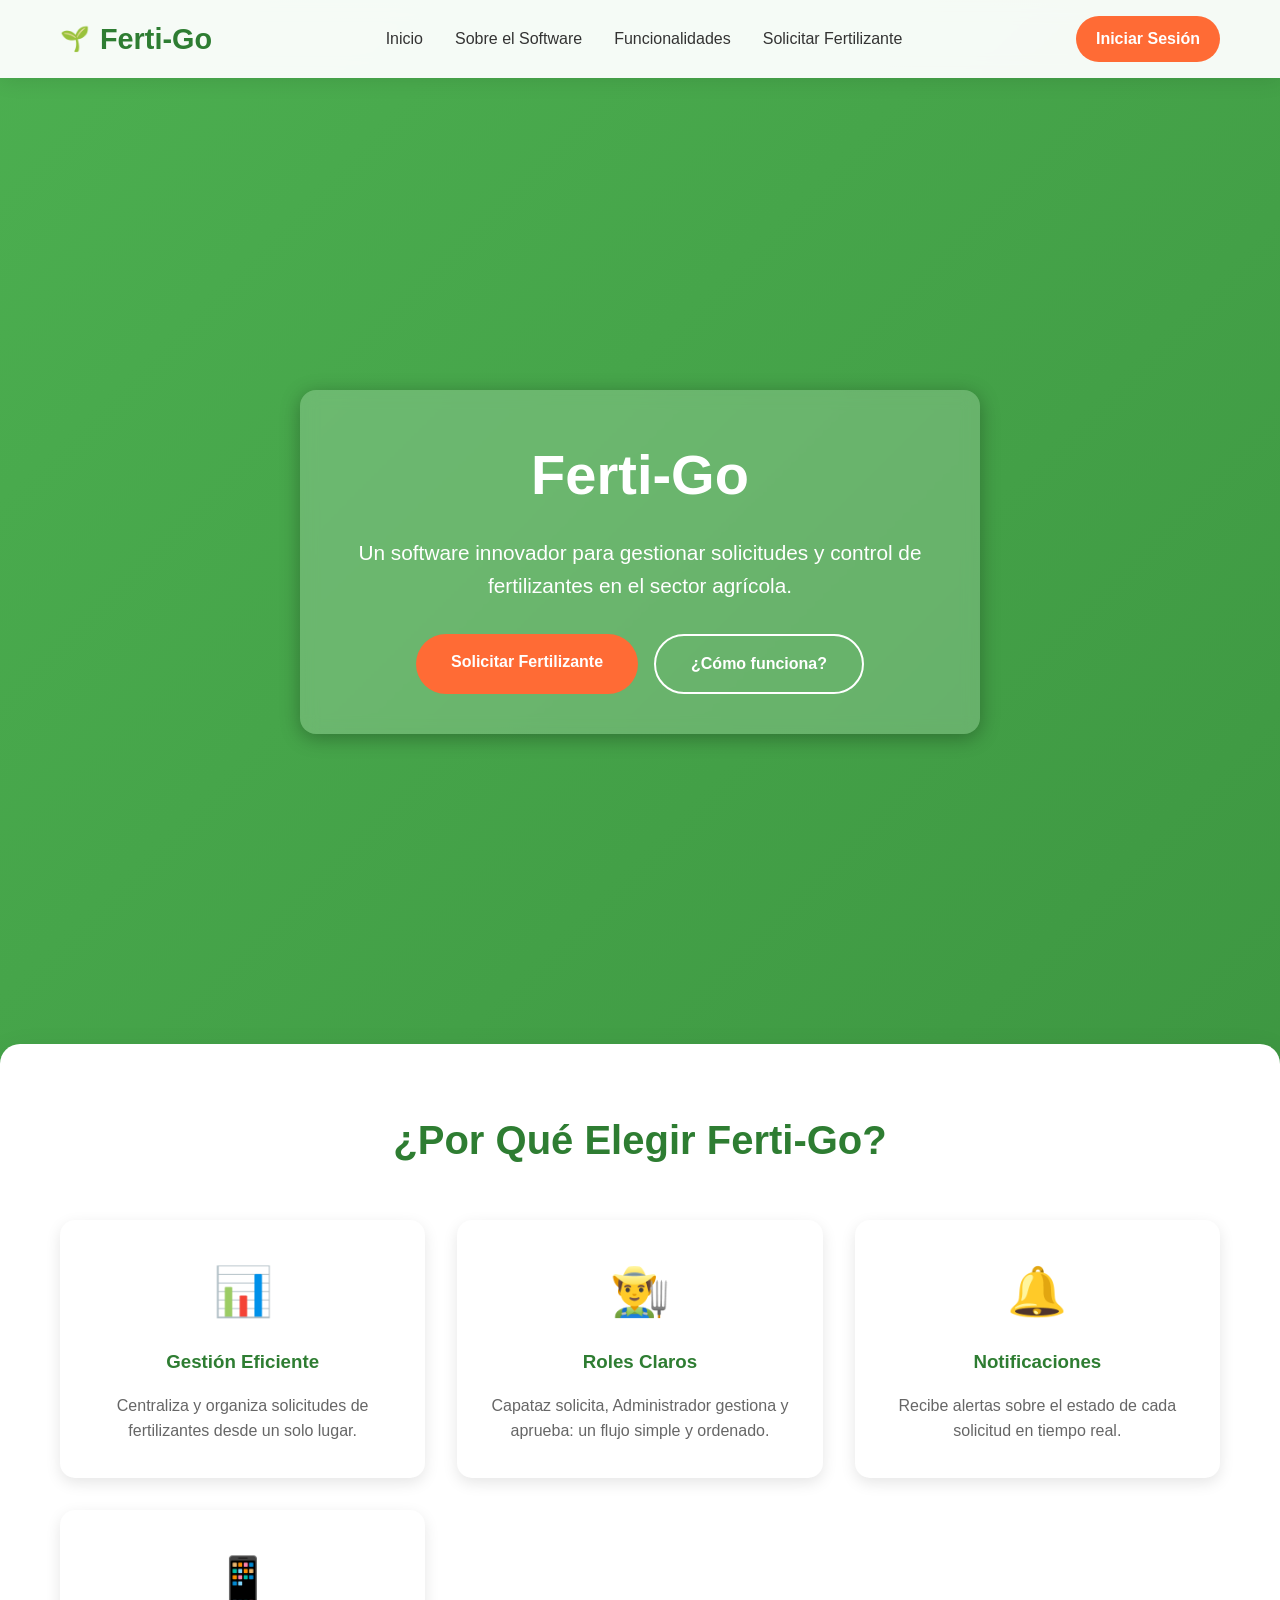
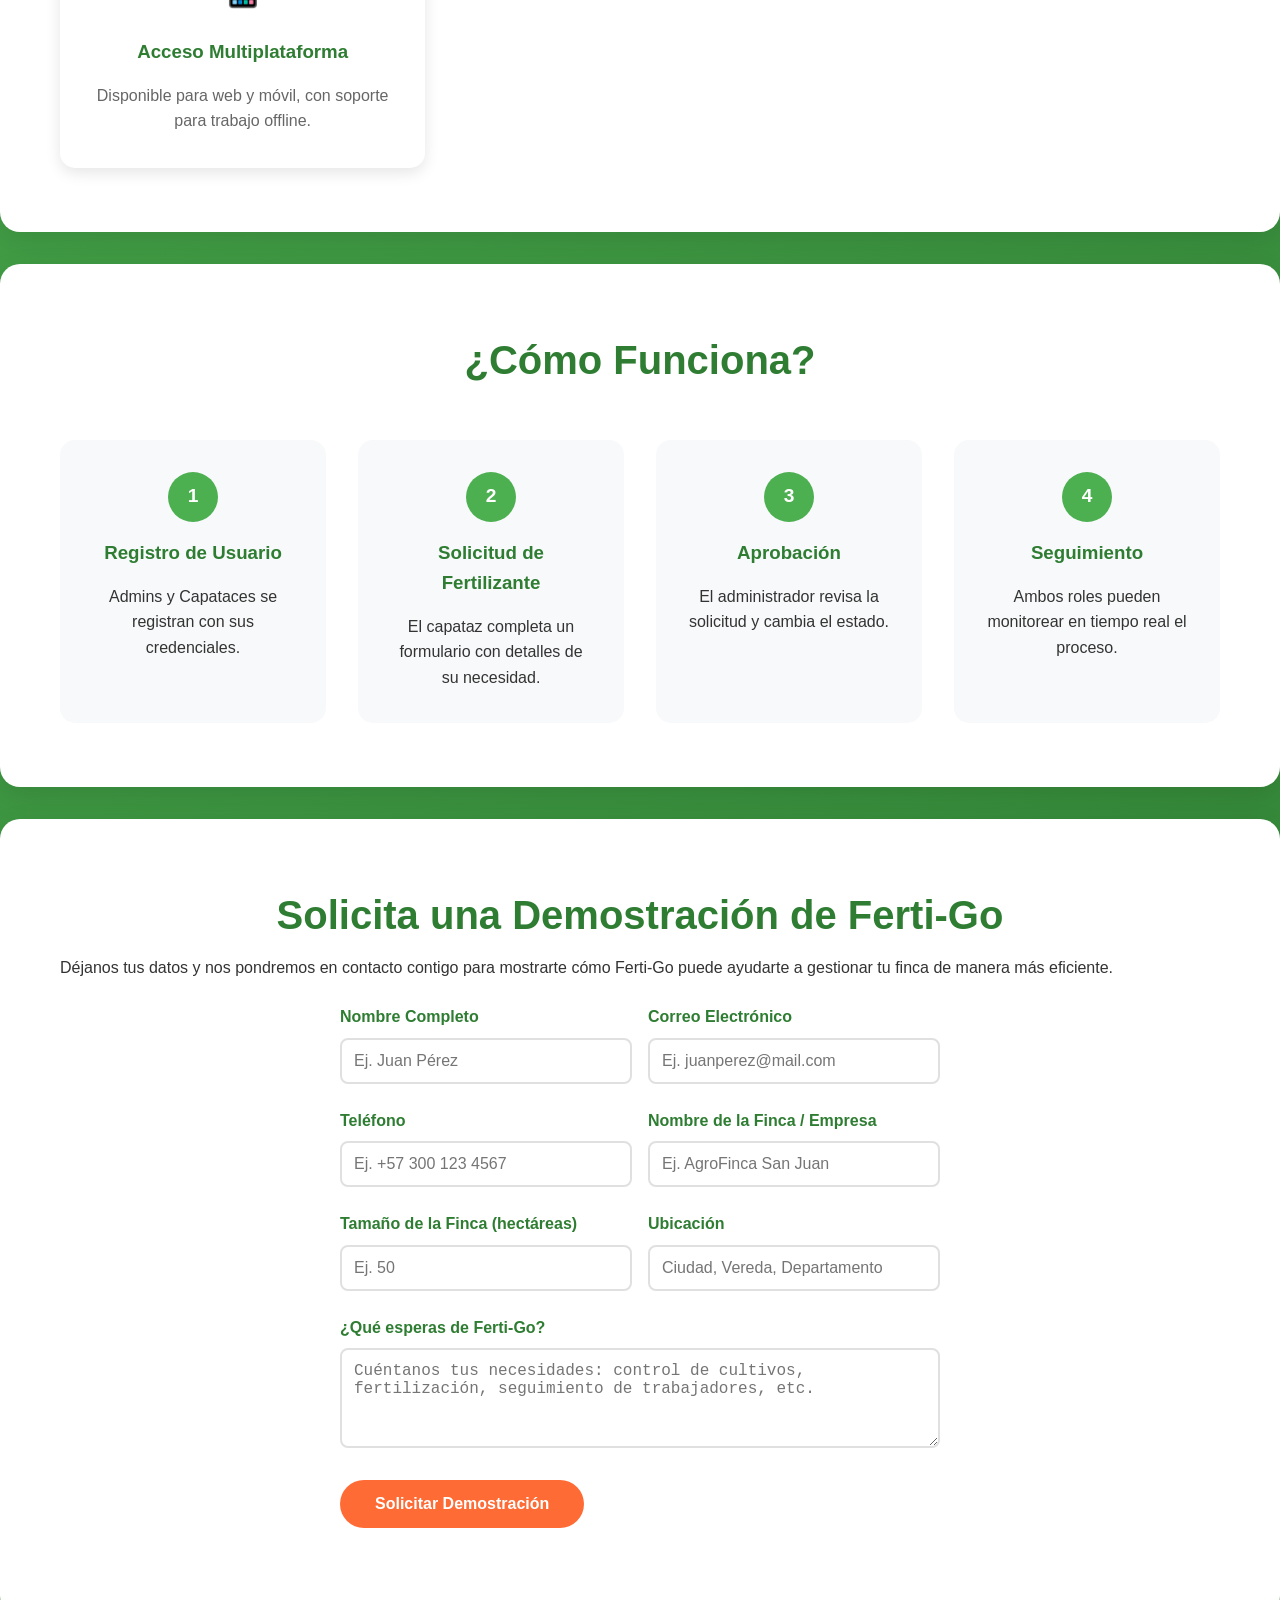
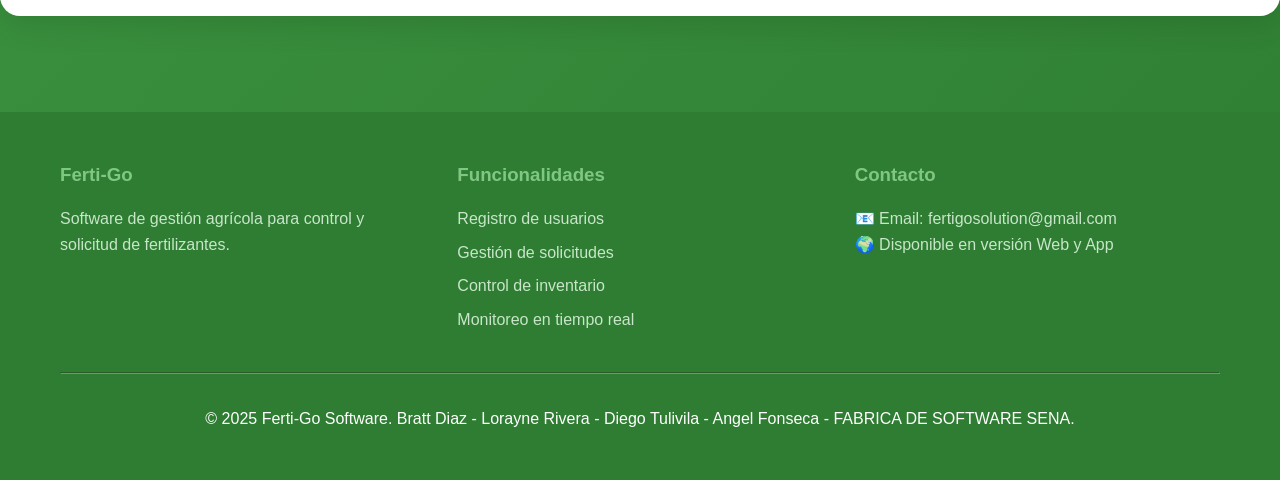
<file: src/main/resources/static/index.html>
<!DOCTYPE html>
<html lang="es">
<head>
  <meta charset="UTF-8">
  <meta name="viewport" content="width=device-width, initial-scale=1.0">
  <title>Ferti-Go - Software de Gestión Agrícola</title>
<link rel="stylesheet" href="styles.css">
</head>
<body>
  <header>
    <nav class="container"> 
      <div class="logo">Ferti-Go</div>
      <ul class="nav-links">
        <li><a href="#inicio">Inicio</a></li>
        <li><a href="#servicios">Sobre el Software</a></li>
        <li><a href="#como-funciona">Funcionalidades</a></li>
        <li><a href="#contacto">Solicitar Fertilizante</a></li>
      </ul>
      <div class="hamburger">
        <span></span>
        <span></span>
        <span></span>
      </div>
      <a href="login/Login.html" class="btn-login">Iniciar Sesión</a>
    </nav>
  </header>

  <!-- MAIN -->
  <main>
    <!-- HERO -->
    <section id="inicio" class="hero carousel-bg">
      <div class="container">
        <h1>Ferti-Go</h1>
        <p>Un software innovador para gestionar solicitudes y control de fertilizantes en el sector agrícola.</p>
        <div class="hero-buttons">
          <a href="#contacto" class="btn">Solicitar Fertilizante</a>
          <a href="#como-funciona" class="btn btn-secondary">¿Cómo funciona?</a>
        </div>
      </div>
    </section>

    <!-- FUNCIONALIDADES -->
    <section id="servicios" class="section">
      <div class="container">
        <h2>¿Por Qué Elegir Ferti-Go?</h2>
        <div class="cards">
          <div class="card">
            <div class="card-icon">📊</div>
            <h3>Gestión Eficiente</h3>
            <p>Centraliza y organiza solicitudes de fertilizantes desde un solo lugar.</p>
          </div>
          <div class="card">
            <div class="card-icon">👨‍🌾</div>
            <h3>Roles Claros</h3>
            <p>Capataz solicita, Administrador gestiona y aprueba: un flujo simple y ordenado.</p>
          </div>
          <div class="card">
            <div class="card-icon">🔔</div>
            <h3>Notificaciones</h3>
            <p>Recibe alertas sobre el estado de cada solicitud en tiempo real.</p>
          </div>
          <div class="card">
            <div class="card-icon">📱</div>
            <h3>Acceso Multiplataforma</h3>
            <p>Disponible para web y móvil, con soporte para trabajo offline.</p>
          </div>
        </div>
      </div>
    </section>

    <!-- PROCESO -->
    <section id="como-funciona" class="section">
      <div class="container">
        <h2>¿Cómo Funciona?</h2>
        <div class="steps">
          <div class="step">
            <div class="step-number">1</div>
            <h3>Registro de Usuario</h3>
            <p>Admins y Capataces se registran con sus credenciales.</p>
          </div>
          <div class="step">
            <div class="step-number">2</div>
            <h3>Solicitud de Fertilizante</h3>
            <p>El capataz completa un formulario con detalles de su necesidad.</p>
          </div>
          <div class="step">
            <div class="step-number">3</div>
            <h3>Aprobación</h3>
            <p>El administrador revisa la solicitud y cambia el estado.</p>
          </div>
          <div class="step">
            <div class="step-number">4</div>
            <h3>Seguimiento</h3>
            <p>Ambos roles pueden monitorear en tiempo real el proceso.</p>
          </div>
        </div>
      </div>
    </section>

   <!-- FORMULARIO DE CONTACTO -->
<section id="contacto" class="section">
  <div class="container">
    <h2>Solicita una Demostración de Ferti-Go</h2>
    <p>Déjanos tus datos y nos pondremos en contacto contigo para mostrarte cómo Ferti-Go puede ayudarte a gestionar tu finca de manera más eficiente.</p>
    <form class="contact-form" id="contactForm">
      <div class="form-row">
        <div class="form-group">
          <label for="nombre">Nombre Completo</label>
          <input type="text" id="nombre" name="nombre" placeholder="Ej. Juan Pérez" required>
        </div>
        <div class="form-group">
          <label for="email">Correo Electrónico</label>
          <input type="email" id="email" name="email" placeholder="Ej. juanperez@mail.com" required>
        </div>
      </div>
      
      <div class="form-row">
        <div class="form-group">
          <label for="telefono">Teléfono</label>
          <input type="tel" id="telefono" name="telefono" placeholder="Ej. +57 300 123 4567" required>
        </div>
        <div class="form-group">
          <label for="empresa">Nombre de la Finca / Empresa</label>
          <input type="text" id="empresa" name="empresa" placeholder="Ej. AgroFinca San Juan">
        </div>
      </div>
      
      <div class="form-row">
        <div class="form-group">
          <label for="tamanoFinca">Tamaño de la Finca (hectáreas)</label>
          <input type="number" id="tamanoFinca" name="tamanoFinca" placeholder="Ej. 50">
        </div>
        <div class="form-group">
          <label for="ubicacion">Ubicación</label>
          <input type="text" id="ubicacion" name="ubicacion" placeholder="Ciudad, Vereda, Departamento">
        </div>
      </div>
      
      <div class="form-group">
        <label for="mensaje">¿Qué esperas de Ferti-Go?</label>
        <textarea id="mensaje" name="mensaje" rows="4" placeholder="Cuéntanos tus necesidades: control de cultivos, fertilización, seguimiento de trabajadores, etc."></textarea>
      </div>
      
      <button type="submit" class="btn">Solicitar Demostración</button>
    </form>
  </div>
</section>
  </main>

  <!-- FOOTER -->
  <footer>
    <div class="container">
      <div class="footer-content">
        <div class="footer-section">
          <h3>Ferti-Go</h3>
          <p>Software de gestión agrícola para control y solicitud de fertilizantes.</p>
        </div>
        <div class="footer-section">
          <h3>Funcionalidades</h3>
          <ul>
            <li>Registro de usuarios</li>
            <li>Gestión de solicitudes</li>
            <li>Control de inventario</li>
            <li>Monitoreo en tiempo real</li>
          </ul>
        </div>
        <div class="footer-section">
          <h3>Contacto</h3>
          <p>📧 Email: fertigosolution@gmail.com</p>
          <p>🌍 Disponible en versión Web y App</p>
        </div>
      </div>
    <hr class="custom-hr">
      <p>&copy; 2025 Ferti-Go Software. Bratt Diaz - Lorayne Rivera - Diego Tulivila - Angel Fonseca - FABRICA DE SOFTWARE SENA.</p>
    </div>
  </footer>
<script src="script.js"></script>
</body>
</html>
</file>
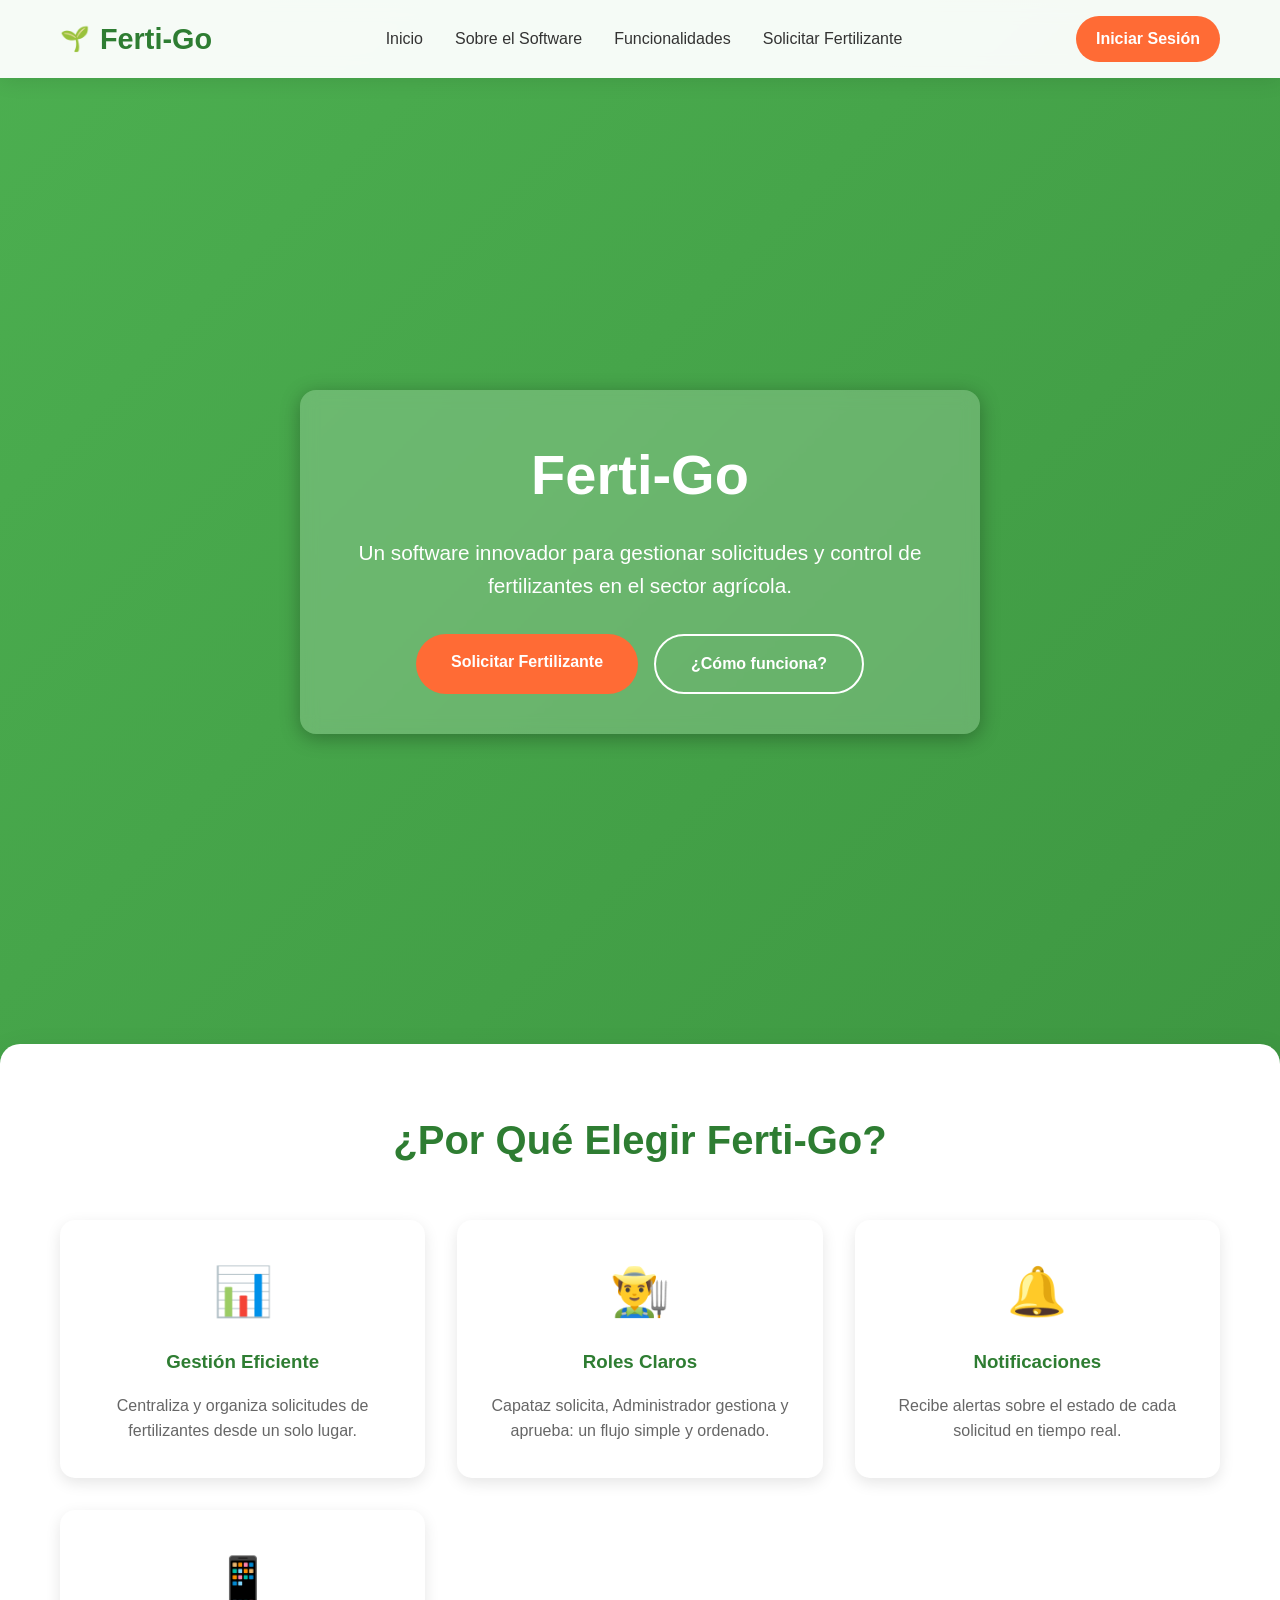
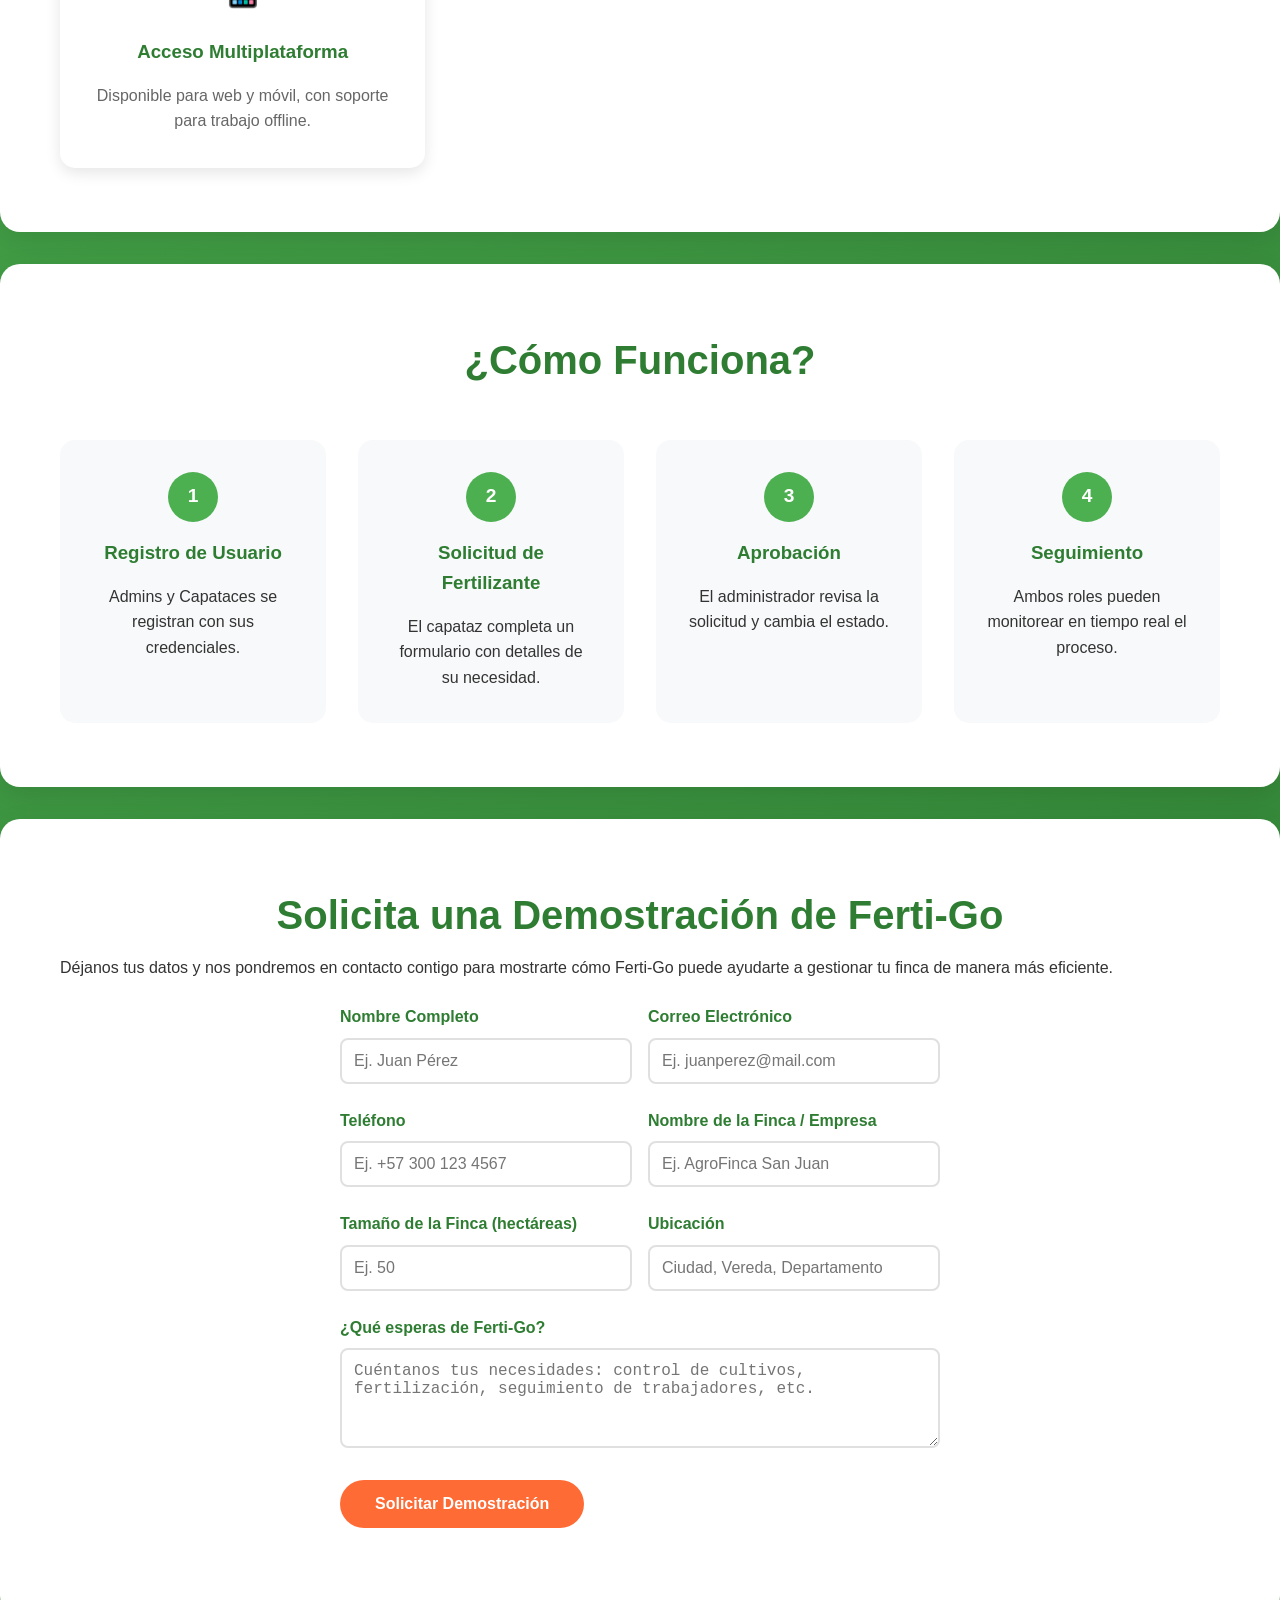
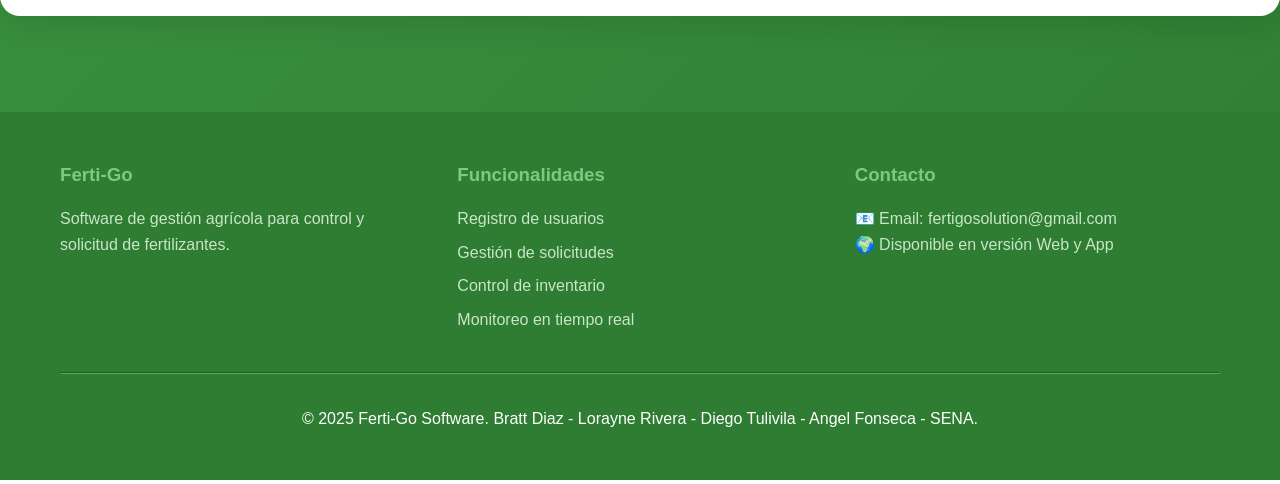
<file: src/main/resources/static/Inicio/Inicio.html>
<!DOCTYPE html>
<html lang="es">
<head>
  <meta charset="UTF-8">
  <meta name="viewport" content="width=device-width, initial-scale=1.0">
  <title>Ferti-Go - Software de Gestión Agrícola</title>
  <link rel="stylesheet" href="styles.css">
</head>
<body>
  <header>
    <nav class="container"> 
      <div class="logo">Ferti-Go</div>
      <ul class="nav-links">
        <li><a href="#inicio">Inicio</a></li>
        <li><a href="#servicios">Sobre el Software</a></li>
        <li><a href="#como-funciona">Funcionalidades</a></li>
        <li><a href="#contacto">Solicitar Fertilizante</a></li>
      </ul>
      <div class="hamburger">
        <span></span>
        <span></span>
        <span></span>
      </div>
      <a href="../login/Login.html" class="btn-login">Iniciar Sesión</a>
    </nav>
  </header>

  <!-- MAIN -->
  <main>
    <!-- HERO -->
    <section id="inicio" class="hero carousel-bg">
      <div class="container">
        <h1>Ferti-Go</h1>
        <p>Un software innovador para gestionar solicitudes y control de fertilizantes en el sector agrícola.</p>
        <div class="hero-buttons">
          <a href="#contacto" class="btn">Solicitar Fertilizante</a>
          <a href="#como-funciona" class="btn btn-secondary">¿Cómo funciona?</a>
        </div>
      </div>
    </section>

    <!-- FUNCIONALIDADES -->
    <section id="servicios" class="section">
      <div class="container">
        <h2>¿Por Qué Elegir Ferti-Go?</h2>
        <div class="cards">
          <div class="card">
            <div class="card-icon">📊</div>
            <h3>Gestión Eficiente</h3>
            <p>Centraliza y organiza solicitudes de fertilizantes desde un solo lugar.</p>
          </div>
          <div class="card">
            <div class="card-icon">👨‍🌾</div>
            <h3>Roles Claros</h3>
            <p>Capataz solicita, Administrador gestiona y aprueba: un flujo simple y ordenado.</p>
          </div>
          <div class="card">
            <div class="card-icon">🔔</div>
            <h3>Notificaciones</h3>
            <p>Recibe alertas sobre el estado de cada solicitud en tiempo real.</p>
          </div>
          <div class="card">
            <div class="card-icon">📱</div>
            <h3>Acceso Multiplataforma</h3>
            <p>Disponible para web y móvil, con soporte para trabajo offline.</p>
          </div>
        </div>
      </div>
    </section>

    <!-- PROCESO -->
    <section id="como-funciona" class="section">
      <div class="container">
        <h2>¿Cómo Funciona?</h2>
        <div class="steps">
          <div class="step">
            <div class="step-number">1</div>
            <h3>Registro de Usuario</h3>
            <p>Admins y Capataces se registran con sus credenciales.</p>
          </div>
          <div class="step">
            <div class="step-number">2</div>
            <h3>Solicitud de Fertilizante</h3>
            <p>El capataz completa un formulario con detalles de su necesidad.</p>
          </div>
          <div class="step">
            <div class="step-number">3</div>
            <h3>Aprobación</h3>
            <p>El administrador revisa la solicitud y cambia el estado.</p>
          </div>
          <div class="step">
            <div class="step-number">4</div>
            <h3>Seguimiento</h3>
            <p>Ambos roles pueden monitorear en tiempo real el proceso.</p>
          </div>
        </div>
      </div>
    </section>

   <!-- FORMULARIO DE CONTACTO -->
<section id="contacto" class="section">
  <div class="container">
    <h2>Solicita una Demostración de Ferti-Go</h2>
    <p>Déjanos tus datos y nos pondremos en contacto contigo para mostrarte cómo Ferti-Go puede ayudarte a gestionar tu finca de manera más eficiente.</p>
    <form class="contact-form" id="contactForm">
      <div class="form-row">
        <div class="form-group">
          <label for="nombre">Nombre Completo</label>
          <input type="text" id="nombre" name="nombre" placeholder="Ej. Juan Pérez" required>
        </div>
        <div class="form-group">
          <label for="email">Correo Electrónico</label>
          <input type="email" id="email" name="email" placeholder="Ej. juanperez@mail.com" required>
        </div>
      </div>
      
      <div class="form-row">
        <div class="form-group">
          <label for="telefono">Teléfono</label>
          <input type="tel" id="telefono" name="telefono" placeholder="Ej. +57 300 123 4567" required>
        </div>
        <div class="form-group">
          <label for="empresa">Nombre de la Finca / Empresa</label>
          <input type="text" id="empresa" name="empresa" placeholder="Ej. AgroFinca San Juan">
        </div>
      </div>
      
      <div class="form-row">
        <div class="form-group">
          <label for="tamanoFinca">Tamaño de la Finca (hectáreas)</label>
          <input type="number" id="tamanoFinca" name="tamanoFinca" placeholder="Ej. 50">
        </div>
        <div class="form-group">
          <label for="ubicacion">Ubicación</label>
          <input type="text" id="ubicacion" name="ubicacion" placeholder="Ciudad, Vereda, Departamento">
        </div>
      </div>
      
      <div class="form-group">
        <label for="mensaje">¿Qué esperas de Ferti-Go?</label>
        <textarea id="mensaje" name="mensaje" rows="4" placeholder="Cuéntanos tus necesidades: control de cultivos, fertilización, seguimiento de trabajadores, etc."></textarea>
      </div>
      
      <button type="submit" class="btn">Solicitar Demostración</button>
    </form>
  </div>
</section>
  </main>

  <!-- FOOTER -->
  <footer>
    <div class="container">
      <div class="footer-content">
        <div class="footer-section">
          <h3>Ferti-Go</h3>
          <p>Software de gestión agrícola para control y solicitud de fertilizantes.</p>
        </div>
        <div class="footer-section">
          <h3>Funcionalidades</h3>
          <ul>
            <li>Registro de usuarios</li>
            <li>Gestión de solicitudes</li>
            <li>Control de inventario</li>
            <li>Monitoreo en tiempo real</li>
          </ul>
        </div>
        <div class="footer-section">
          <h3>Contacto</h3>
          <p>📧 Email: fertigosolution@gmail.com</p>
          <p>🌍 Disponible en versión Web y App</p>
        </div>
      </div>
    <hr class="custom-hr">
      <p>&copy; 2025 Ferti-Go Software. Bratt Diaz - Lorayne Rivera - Diego Tulivila - Angel Fonseca - SENA.</p>
    </div>
  </footer>

  <script src="script.js"></script>
</body>
</html>
</file>
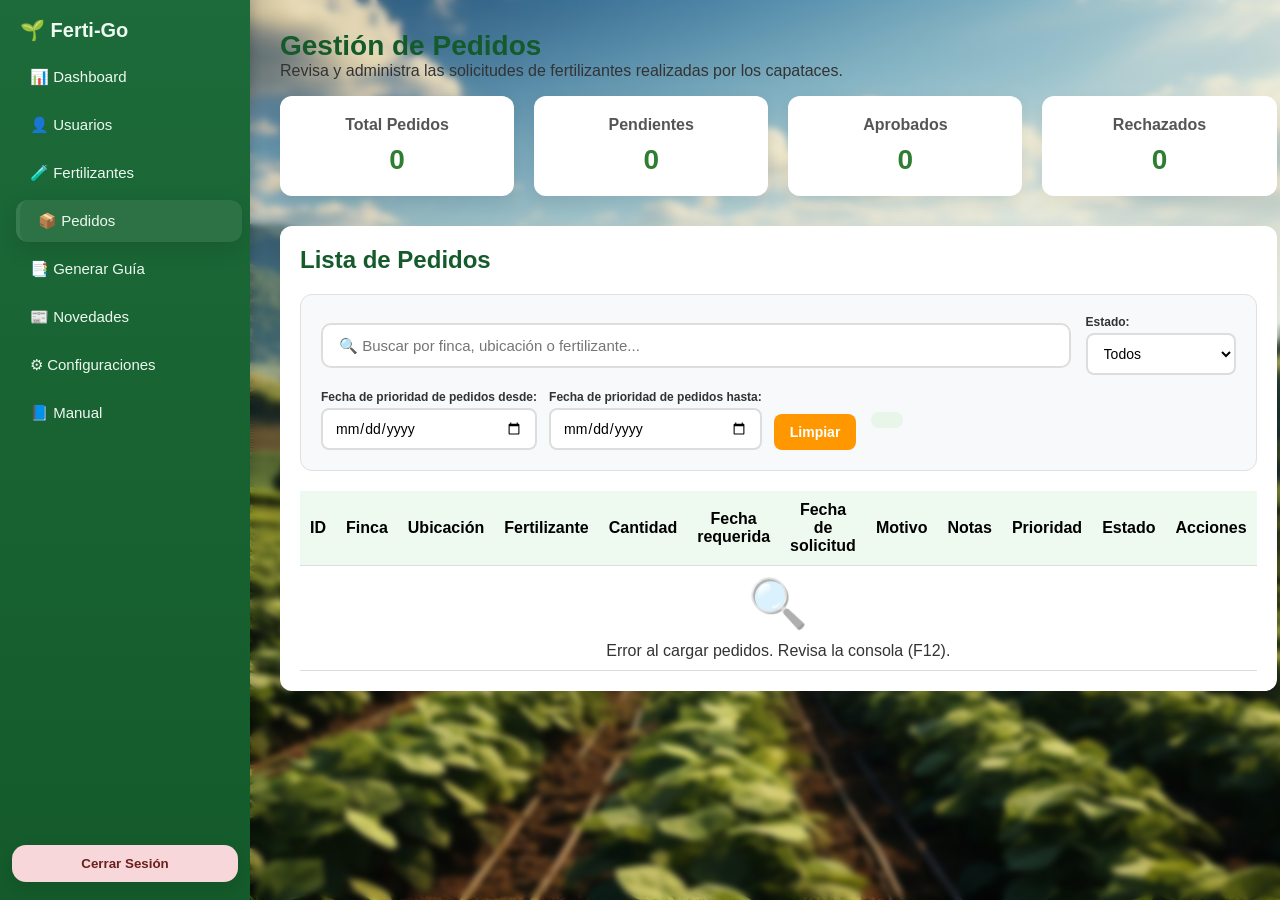
<file: src/main/resources/static/pedidos/pedidos.html>
<!DOCTYPE html>
<html lang="es">
<head>
  <meta charset="UTF-8">
  <meta name="viewport" content="width=device-width, initial-scale=1.0">
  <title>Ferti-Go | Pedidos</title>
  <link rel="stylesheet" href="pedidos.css">
  <script defer src="pedidos.js"></script>
</head>
<body>
  <!-- Sidebar -->
  <aside class="sidebar">
    <h2 class="logo">🌱 Ferti-Go</h2>
    <nav>
      <a href="../dashboard/dashboard.html">📊 Dashboard</a>
      <a href="../usuarios/usuarios.html">👤 Usuarios</a>
      <a href="../fertilizantes/fertilizantes.html">🧪 Fertilizantes</a>
      <a href="../pedidos/pedidos.html" class="active">📦 Pedidos</a>
      <a href="../guias/guias.html">📑 Generar Guía</a>
      <a href="../novedades/novedades.html">📰 Novedades</a>
      <a href="../config/config.html">⚙ Configuraciones</a>
      <a href="../manual/manual.html">📘 Manual</a>
    </nav>
    <button class="logout" onclick="cerrarSesion()">Cerrar Sesión</button>
  </aside>

  <!-- Main -->
  <main class="main-content">
    <header>
      <h1>Gestión de Pedidos</h1>
      <p>Revisa y administra las solicitudes de fertilizantes realizadas por los capataces.</p>
    </header>

    <!-- Tarjetas resumen -->
    <section class="cards">
      <div class="card">
        <h3>Total Pedidos</h3>
        <p class="value" id="totalPedidos">0</p>
      </div>
      <div class="card">
        <h3>Pendientes</h3>
        <p class="value" id="pendientes">0</p>
      </div>
      <div class="card">
        <h3>Aprobados</h3>
        <p class="value" id="aprobados">0</p>
      </div>
      <div class="card">
        <h3>Rechazados</h3>
        <p class="value" id="rechazados">0</p>
      </div>
    </section>

    <!-- Tabla -->
    <section class="tabla-container">
      <h2>Lista de Pedidos</h2>

      <!-- FILTROS DE BÚSQUEDA -->
      <div class="filtros-container">
        <div class="filtro-busqueda">
          <input 
            type="text" 
            id="buscadorPedidos" 
            placeholder="🔍 Buscar por finca, ubicación o fertilizante..."
            autocomplete="off"
          >
        </div>
        
        <div class="filtro-estado">
          <label for="filtroEstado">Estado:</label>
          <select id="filtroEstado">
            <option value="TODOS">Todos</option>
            <option value="PENDIENTE">Pendiente</option>
            <option value="APROBADA">Aprobado</option>
            <option value="RECHAZADA">Rechazado</option>
          </select>
        </div>

        <div class="filtro-fechas">
          <div class="fecha-grupo">
            <label for="fechaDesde">Fecha de prioridad de pedidos desde:</label>
            <input type="date" id="fechaDesde">
          </div>
          <div class="fecha-grupo">
            <label for="fechaHasta">Fecha de prioridad de pedidos hasta:</label>
            <input type="date" id="fechaHasta">
          </div>
          <button id="btnLimpiarFiltros" class="btn-limpiar">Limpiar</button>
        </div>
        
        <span id="resultadosFiltros" class="resultados-texto"></span>
      </div>

      <table>
        <thead>
          <tr>
            <th>ID</th>
            <th>Finca</th>
            <th>Ubicación</th>
            <th>Fertilizante</th>
            <th>Cantidad</th>
            <th>Fecha requerida</th>
            <th>Fecha de solicitud</th>
            <th>Motivo</th>
            <th>Notas</th>
            <th>Prioridad</th>
            <th>Estado</th>
            <th>Acciones</th>
          </tr>
        </thead>
        <tbody id="tablaPedidos"></tbody>
      </table>
    </section>
  </main>
</body>
</html>
</file>
<file: src/main/resources/static/styles.css>
/* Reset y configuración base */
* {
    margin: 0;
    padding: 0;
    box-sizing: border-box;
}

body {
    font-family: 'Segoe UI', Tahoma, Geneva, Verdana, sans-serif;
    line-height: 1.6;
    color: #333;
    background: linear-gradient(135deg, #4CAF50 0%, #2E7D32 100%);
    min-height: 100vh;
}

.container {
    max-width: 1200px;
    margin: 0 auto;
    padding: 0 20px;
}

/* Header y navegación */
header {
    background: rgba(255, 255, 255, 0.95);
    backdrop-filter: blur(10px);
    padding: 1rem 0;
    position: fixed;
    width: 100%;
    top: 0;
    z-index: 1000;
    box-shadow: 0 2px 20px rgba(0, 0, 0, 0.1);

}

nav { 
    display: flex;
    justify-content: space-between;
    align-items: center;
}
#contacto h2 {
  margin-bottom: 0.5rem; /* Reduce espacio debajo del título */
}

#contacto p {
  margin-top: 0; /* Quita espacio extra arriba del párrafo */
  margin-bottom: 1.5rem; /* Mantén un poco de aire debajo del texto */
  color: #333; /* opcional para que se vea más sutil */
}

.logo {
    font-size: 1.8rem;
    font-weight: bold;
    color: #2E7D32;
    display: flex;
    align-items: center;
    gap: 10px;
}

.logo::before {
    content: "🌱";
    font-size: 1.5rem;
}

.nav-links {
    display: flex;
    list-style: none;
    gap: 2rem;
}

.nav-links a {
    text-decoration: none;
    color: #333;
    font-weight: 500;
    transition: color 0.3s ease;
}

.nav-links a:hover {
    color: #4CAF50;
}

.hamburger {
    display: none;
    flex-direction: column;
    cursor: pointer;
}

.hamburger span {
    width: 25px;
    height: 3px;
    background: #333;
    margin: 3px 0;
    transition: 0.3s;
}

/* Contenido principal */
main {
    margin-top: 80px;
    padding: 2rem 0;
}

/* Carrusel de fondo para la sección hero */
.carousel-bg {
  animation: cambioFondo 18s infinite;
  background-size: cover;
  background-position: center;
  background-repeat: no-repeat;
  min-height: 100vh;
  display: flex;
  align-items: center;
  justify-content: center;
  color: white;
  text-align: center;
  padding: 60px 20px;
}

/* Animación que cambia el fondo */
@keyframes cambioFondo {
  0% {
    background-image: url('Inicio/Imagen01.webp');
  }
  33% {
    background-image: url('Inicio/imagen02.jpg');
  }
  66% {
    background-image: url('Inicio/imagen03.jpg');
  }
}

/* Sección hero */
.hero .container {
  background-color: rgba(255, 255, 255, 0.2);
  -webkit-backdrop-filter: blur(8px);
  backdrop-filter: blur(8px);
  padding: 40px;
  border-radius: 16px;
  max-width: 800px;
  margin: 0 auto;
  text-align: center;
  box-shadow: 0 4px 20px rgba(0, 0, 0, 0.3);
}
.custom-hr {
  margin: 2rem 0;
  border-color: #4CAF50;
}

.hero h1 {
    font-size: 3.5rem;
    margin-bottom: 1rem;
    opacity: 0;
    animation: fadeInUp 1s ease forwards;
}

.hero p {
    font-size: 1.3rem;
    margin-bottom: 2rem;
    opacity: 0;
    animation: fadeInUp 1s ease 0.3s forwards;
    max-width: 600px;
    margin-left: auto;
    margin-right: auto;
}

.hero-buttons {
    display: flex;
    gap: 1rem;
    justify-content: center;
    flex-wrap: wrap;
    opacity: 0;
    animation: fadeInUp 1s ease 0.6s forwards;
}

/* Botones */
.btn {
    display: inline-block;
    padding: 15px 35px;
    background: #FF6B35;
    color: white;
    text-decoration: none;
    border-radius: 50px;
    font-weight: 600;
    transition: all 0.3s ease;
    border: none;
    cursor: pointer;
    font-size: 1rem;
}

.btn:hover {
    background: #E55A2B;
    transform: translateY(-2px);
    box-shadow: 0 10px 20px rgba(255, 107, 53, 0.3);
}

.btn-secondary {
    background: transparent;
    border: 2px solid white;
    color: white;
}

.btn-secondary:hover {
    background: white;
    color: #2E7D32;
}

/* Secciones */
.section {
    padding: 4rem 0;
    background: white;
    margin: 2rem 0;
    border-radius: 20px;
    box-shadow: 0 10px 30px rgba(0, 0, 0, 0.1);
}

.section h2 {
    text-align: center;
    margin-bottom: 3rem;
    font-size: 2.5rem;
    color: #2E7D32;
}

/* Cards */
.cards {
    display: grid;
    grid-template-columns: repeat(auto-fit, minmax(300px, 1fr));
    gap: 2rem;
    margin-top: 2rem;
}

.card {
    background: white;
    padding: 2rem;
    border-radius: 15px;
    box-shadow: 0 5px 15px rgba(0, 0, 0, 0.1);
    text-align: center;
    transition: transform 0.3s ease;
    border: 2px solid transparent;
}

.card:hover {
    transform: translateY(-5px);
    border-color: #4CAF50;
}

.card-icon {
    font-size: 3rem;
    margin-bottom: 1rem;
}

.card h3 {
    margin-bottom: 1rem;
    color: #2E7D32;
}

.card p {
    color: #666;
    line-height: 1.6;
}

/* Tipos de fertilizantes */
.fertilizer-types {
    display: grid;
    grid-template-columns: repeat(auto-fit, minmax(250px, 1fr));
    gap: 1.5rem;
    margin-top: 2rem;
}
/* Botón de iniciar sesión en el navbar */
.btn-login {
  display: inline-block;
  padding: 10px 20px;
  background-color: #ff6b35; /* mismo naranja */
  color: #fff;
  border-radius: 25px;
  text-decoration: none;
  font-weight: bold;
  transition: background-color 0.3s ease;
}

.btn-login:hover {
  background-color: #e65a2d; /* tono más oscuro en hover */
}

.fertilizer-card {
    background: #f8f9fa;
    padding: 1.5rem;
    border-radius: 10px;
    border-left: 4px solid #4CAF50;
    transition: all 0.3s ease;
}

.fertilizer-card:hover {
    background: #e8f5e8;
    transform: translateX(5px);
}

.fertilizer-card h4 {
    color: #2E7D32;
    margin-bottom: 0.5rem;
}

/* Pasos del proceso */
.steps {
    display: grid;
    grid-template-columns: repeat(auto-fit, minmax(200px, 1fr));
    gap: 2rem;
    margin-top: 2rem;
}

.step {
    text-align: center;
    padding: 2rem;
    background: #f8f9fa;
    border-radius: 15px;
    position: relative;
}

.step-number {
    background: #4CAF50;
    color: white;
    width: 50px;
    height: 50px;
    border-radius: 50%;
    display: flex;
    align-items: center;
    justify-content: center;
    font-weight: bold;
    font-size: 1.2rem;
    margin: 0 auto 1rem auto;
}

.step h3 {
    color: #2E7D32;
    margin-bottom: 1rem;
}

/* Formulario */
.contact-form {
    max-width: 600px;
    margin: 0 auto;
}

.form-group {
    margin-bottom: 1.5rem;
}

.form-group label {
    display: block;
    margin-bottom: 0.5rem;
    font-weight: 600;
    color: #2E7D32;
}

.form-group input,
.form-group textarea,
.form-group select {
    width: 100%;
    padding: 12px;
    border: 2px solid #e0e0e0;
    border-radius: 8px;
    font-size: 1rem;
    transition: border-color 0.3s ease;
}

.form-group input:focus,
.form-group textarea:focus,
.form-group select:focus {
    outline: none;
    border-color: #4CAF50;
}

.form-row {
    display: grid;
    grid-template-columns: 1fr 1fr;
    gap: 1rem;
}

/* Footer */
footer {
    background: #2E7D32;
    color: white;
    text-align: center;
    padding: 3rem 0;
    margin-top: 2rem;
}

.footer-content {
    display: grid;
    grid-template-columns: repeat(auto-fit, minmax(250px, 1fr));
    gap: 2rem;
    text-align: left;
    margin-bottom: 2rem;
}

.footer-section h3 {
    margin-bottom: 1rem;
    color: #81C784;
}

.footer-section p,
.footer-section ul {
    color: #C8E6C9;
}

.footer-section ul {
    list-style: none;
}

.footer-section ul li {
    margin-bottom: 0.5rem;
}

/* Animaciones */
@keyframes fadeInUp {
    from {
        opacity: 0;
        transform: translateY(30px);
    }
    to {
        opacity: 1;
        transform: translateY(0);
    }
}

/* Responsive Design */
@media (max-width: 768px) {
    .nav-links {
        display: none;
        position: absolute;
        top: 100%;
        left: 0;
        width: 100%;
        background: white;
        flex-direction: column;
        padding: 1rem;
        box-shadow: 0 2px 10px rgba(0, 0, 0, 0.1);
    }

    .nav-links.active {
        display: flex;
    }

    .hamburger {
        display: flex;
    }

    .hero h1 {
        font-size: 2.5rem;
    }

    .hero p {
        font-size: 1.1rem;
    }

    .hero-buttons {
        flex-direction: column;
        align-items: center;
    }

    .form-row {
        grid-template-columns: 1fr;
    }

    .cards {
        grid-template-columns: 1fr;
    }

    .fertilizer-types {
        grid-template-columns: 1fr;
    }

    .steps {
        grid-template-columns: 1fr;
    }
}

/* ===== ESTILOS ESPECÍFICOS PARA LA PÁGINA "SOBRE NOSOTROS" ===== */
body.sobre-nosotros {
    background: #f5fdf6; /* Fondo especial para esta página */
}

.sobre-nosotros .card {
    background-color: #e8f5e9;
    border: 1px solid #c8e6c9;
}
</file>
<file: src/main/resources/static/Inicio/styles.css>
/* Reset y configuración base */
* {
    margin: 0;
    padding: 0;
    box-sizing: border-box;
}

body {
    font-family: 'Segoe UI', Tahoma, Geneva, Verdana, sans-serif;
    line-height: 1.6;
    color: #333;
    background: linear-gradient(135deg, #4CAF50 0%, #2E7D32 100%);
    min-height: 100vh;
}

.container {
    max-width: 1200px;
    margin: 0 auto;
    padding: 0 20px;
}

/* Header y navegación */
header {
    background: rgba(255, 255, 255, 0.95);
    backdrop-filter: blur(10px);
    padding: 1rem 0;
    position: fixed;
    width: 100%;
    top: 0;
    z-index: 1000;
    box-shadow: 0 2px 20px rgba(0, 0, 0, 0.1);

}

nav { 
    display: flex;
    justify-content: space-between;
    align-items: center;
}
#contacto h2 {
  margin-bottom: 0.5rem; /* Reduce espacio debajo del título */
}

#contacto p {
  margin-top: 0; /* Quita espacio extra arriba del párrafo */
  margin-bottom: 1.5rem; /* Mantén un poco de aire debajo del texto */
  color: #333; /* opcional para que se vea más sutil */
}

.logo {
    font-size: 1.8rem;
    font-weight: bold;
    color: #2E7D32;
    display: flex;
    align-items: center;
    gap: 10px;
}

.logo::before {
    content: "🌱";
    font-size: 1.5rem;
}

.nav-links {
    display: flex;
    list-style: none;
    gap: 2rem;
}

.nav-links a {
    text-decoration: none;
    color: #333;
    font-weight: 500;
    transition: color 0.3s ease;
}

.nav-links a:hover {
    color: #4CAF50;
}

.hamburger {
    display: none;
    flex-direction: column;
    cursor: pointer;
}

.hamburger span {
    width: 25px;
    height: 3px;
    background: #333;
    margin: 3px 0;
    transition: 0.3s;
}

/* Contenido principal */
main {
    margin-top: 80px;
    padding: 2rem 0;
}

/* Carrusel de fondo para la sección hero */
.carousel-bg {
  animation: cambioFondo 18s infinite;
  background-size: cover;
  background-position: center;
  background-repeat: no-repeat;
  min-height: 100vh;
  display: flex;
  align-items: center;
  justify-content: center;
  color: white;
  text-align: center;
  padding: 60px 20px;
}

/* Animación que cambia el fondo */
@keyframes cambioFondo {
  0% {
    background-image: url('Imagen 01.webp');
  }
  33% {
    background-image: url('imagen 02.jpg');
  }
  66% {
    background-image: url('imagen 03.jpg');
  }
  100% {
    background-image: url('imagen 4.png');
  }
}

/* Sección hero */
.hero .container {
  background-color: rgba(255, 255, 255, 0.2);
  -webkit-backdrop-filter: blur(8px);
  backdrop-filter: blur(8px);
  padding: 40px;
  border-radius: 16px;
  max-width: 800px;
  margin: 0 auto;
  text-align: center;
  box-shadow: 0 4px 20px rgba(0, 0, 0, 0.3);
}
.custom-hr {
  margin: 2rem 0;
  border-color: #4CAF50;
}

.hero h1 {
    font-size: 3.5rem;
    margin-bottom: 1rem;
    opacity: 0;
    animation: fadeInUp 1s ease forwards;
}

.hero p {
    font-size: 1.3rem;
    margin-bottom: 2rem;
    opacity: 0;
    animation: fadeInUp 1s ease 0.3s forwards;
    max-width: 600px;
    margin-left: auto;
    margin-right: auto;
}

.hero-buttons {
    display: flex;
    gap: 1rem;
    justify-content: center;
    flex-wrap: wrap;
    opacity: 0;
    animation: fadeInUp 1s ease 0.6s forwards;
}

/* Botones */
.btn {
    display: inline-block;
    padding: 15px 35px;
    background: #FF6B35;
    color: white;
    text-decoration: none;
    border-radius: 50px;
    font-weight: 600;
    transition: all 0.3s ease;
    border: none;
    cursor: pointer;
    font-size: 1rem;
}

.btn:hover {
    background: #E55A2B;
    transform: translateY(-2px);
    box-shadow: 0 10px 20px rgba(255, 107, 53, 0.3);
}

.btn-secondary {
    background: transparent;
    border: 2px solid white;
    color: white;
}

.btn-secondary:hover {
    background: white;
    color: #2E7D32;
}

/* Secciones */
.section {
    padding: 4rem 0;
    background: white;
    margin: 2rem 0;
    border-radius: 20px;
    box-shadow: 0 10px 30px rgba(0, 0, 0, 0.1);
}

.section h2 {
    text-align: center;
    margin-bottom: 3rem;
    font-size: 2.5rem;
    color: #2E7D32;
}

/* Cards */
.cards {
    display: grid;
    grid-template-columns: repeat(auto-fit, minmax(300px, 1fr));
    gap: 2rem;
    margin-top: 2rem;
}

.card {
    background: white;
    padding: 2rem;
    border-radius: 15px;
    box-shadow: 0 5px 15px rgba(0, 0, 0, 0.1);
    text-align: center;
    transition: transform 0.3s ease;
    border: 2px solid transparent;
}

.card:hover {
    transform: translateY(-5px);
    border-color: #4CAF50;
}

.card-icon {
    font-size: 3rem;
    margin-bottom: 1rem;
}

.card h3 {
    margin-bottom: 1rem;
    color: #2E7D32;
}

.card p {
    color: #666;
    line-height: 1.6;
}

/* Tipos de fertilizantes */
.fertilizer-types {
    display: grid;
    grid-template-columns: repeat(auto-fit, minmax(250px, 1fr));
    gap: 1.5rem;
    margin-top: 2rem;
}
/* Botón de iniciar sesión en el navbar */
.btn-login {
  display: inline-block;
  padding: 10px 20px;
  background-color: #ff6b35; /* mismo naranja */
  color: #fff;
  border-radius: 25px;
  text-decoration: none;
  font-weight: bold;
  transition: background-color 0.3s ease;
}

.btn-login:hover {
  background-color: #e65a2d; /* tono más oscuro en hover */
}

.fertilizer-card {
    background: #f8f9fa;
    padding: 1.5rem;
    border-radius: 10px;
    border-left: 4px solid #4CAF50;
    transition: all 0.3s ease;
}

.fertilizer-card:hover {
    background: #e8f5e8;
    transform: translateX(5px);
}

.fertilizer-card h4 {
    color: #2E7D32;
    margin-bottom: 0.5rem;
}

/* Pasos del proceso */
.steps {
    display: grid;
    grid-template-columns: repeat(auto-fit, minmax(200px, 1fr));
    gap: 2rem;
    margin-top: 2rem;
}

.step {
    text-align: center;
    padding: 2rem;
    background: #f8f9fa;
    border-radius: 15px;
    position: relative;
}

.step-number {
    background: #4CAF50;
    color: white;
    width: 50px;
    height: 50px;
    border-radius: 50%;
    display: flex;
    align-items: center;
    justify-content: center;
    font-weight: bold;
    font-size: 1.2rem;
    margin: 0 auto 1rem auto;
}

.step h3 {
    color: #2E7D32;
    margin-bottom: 1rem;
}

/* Formulario */
.contact-form {
    max-width: 600px;
    margin: 0 auto;
}

.form-group {
    margin-bottom: 1.5rem;
}

.form-group label {
    display: block;
    margin-bottom: 0.5rem;
    font-weight: 600;
    color: #2E7D32;
}

.form-group input,
.form-group textarea,
.form-group select {
    width: 100%;
    padding: 12px;
    border: 2px solid #e0e0e0;
    border-radius: 8px;
    font-size: 1rem;
    transition: border-color 0.3s ease;
}

.form-group input:focus,
.form-group textarea:focus,
.form-group select:focus {
    outline: none;
    border-color: #4CAF50;
}

.form-row {
    display: grid;
    grid-template-columns: 1fr 1fr;
    gap: 1rem;
}

/* Footer */
footer {
    background: #2E7D32;
    color: white;
    text-align: center;
    padding: 3rem 0;
    margin-top: 2rem;
}

.footer-content {
    display: grid;
    grid-template-columns: repeat(auto-fit, minmax(250px, 1fr));
    gap: 2rem;
    text-align: left;
    margin-bottom: 2rem;
}

.footer-section h3 {
    margin-bottom: 1rem;
    color: #81C784;
}

.footer-section p,
.footer-section ul {
    color: #C8E6C9;
}

.footer-section ul {
    list-style: none;
}

.footer-section ul li {
    margin-bottom: 0.5rem;
}

/* Animaciones */
@keyframes fadeInUp {
    from {
        opacity: 0;
        transform: translateY(30px);
    }
    to {
        opacity: 1;
        transform: translateY(0);
    }
}

/* Responsive Design */
@media (max-width: 768px) {
    .nav-links {
        display: none;
        position: absolute;
        top: 100%;
        left: 0;
        width: 100%;
        background: white;
        flex-direction: column;
        padding: 1rem;
        box-shadow: 0 2px 10px rgba(0, 0, 0, 0.1);
    }

    .nav-links.active {
        display: flex;
    }

    .hamburger {
        display: flex;
    }

    .hero h1 {
        font-size: 2.5rem;
    }

    .hero p {
        font-size: 1.1rem;
    }

    .hero-buttons {
        flex-direction: column;
        align-items: center;
    }

    .form-row {
        grid-template-columns: 1fr;
    }

    .cards {
        grid-template-columns: 1fr;
    }

    .fertilizer-types {
        grid-template-columns: 1fr;
    }

    .steps {
        grid-template-columns: 1fr;
    }
}

/* ===== ESTILOS ESPECÍFICOS PARA LA PÁGINA "SOBRE NOSOTROS" ===== */
body.sobre-nosotros {
    background: #f5fdf6; /* Fondo especial para esta página */
}

.sobre-nosotros .card {
    background-color: #e8f5e9;
    border: 1px solid #c8e6c9;
}
</file>
<file: src/main/resources/static/pedidos/pedidos.css>
@import url('../dashboard/dashboard.css');

/* Tabla */
.tabla-container {
  background: var(--blanco);
  padding: 20px;
  border-radius: 12px;
  box-shadow: 0 6px 18px rgba(0,0,0,0.06);
}

.tabla-container h2 {
  margin-bottom: 12px;
  color: var(--verde-oscuro);
}

.tabla-container table {
  width: 100%;
  border-collapse: collapse;
}

.tabla-container th, .tabla-container td {
  border-bottom: 1px solid #ddd;
  padding: 10px;
  text-align: center;
}

.tabla-container th {
  background: var(--gris-claro);
}

.tabla-container tr:hover {
  background: #f9f9f9;
}

/* ===== FILTROS DE BÚSQUEDA ===== */
.filtros-container {
  margin: 20px 0;
  display: flex;
  flex-wrap: wrap;
  gap: 15px;
  align-items: center;
  background: #f8f9fa;
  padding: 20px;
  border-radius: 12px;
  border: 1px solid #e0e0e0;
}

.filtro-busqueda {
  flex: 1;
  min-width: 250px;
}

#buscadorPedidos {
  width: 100%;
  padding: 12px 16px;
  border: 2px solid #ddd;
  border-radius: 10px;
  font-size: 15px;
  outline: none;
  transition: all 0.3s ease;
  background: white;
}

#buscadorPedidos:focus {
  border-color: var(--verde-texto);
  box-shadow: 0 0 0 3px rgba(46, 125, 50, 0.1);
}

.filtro-estado {
  display: flex;
  flex-direction: column;
  gap: 4px;
  min-width: 150px;
}

.filtro-estado label {
  font-size: 12px;
  font-weight: 600;
  color: var(--gris-texto);
}

#filtroEstado {
  padding: 10px 12px;
  border: 2px solid #ddd;
  border-radius: 8px;
  font-size: 14px;
  outline: none;
  transition: all 0.3s ease;
  background: white;
  cursor: pointer;
}

#filtroEstado:focus {
  border-color: var(--verde-texto);
  box-shadow: 0 0 0 3px rgba(46, 125, 50, 0.1);
}

.filtro-fechas {
  display: flex;
  gap: 12px;
  align-items: flex-end;
  flex-wrap: wrap;
}

.fecha-grupo {
  display: flex;
  flex-direction: column;
  gap: 4px;
}

.fecha-grupo label {
  font-size: 12px;
  font-weight: 600;
  color: var(--gris-texto);
}

.fecha-grupo input[type="date"] {
  padding: 10px 12px;
  border: 2px solid #ddd;
  border-radius: 8px;
  font-size: 14px;
  outline: none;
  transition: all 0.3s ease;
  background: white;
  min-width: 150px;
}

.fecha-grupo input[type="date"]:focus {
  border-color: var(--verde-texto);
  box-shadow: 0 0 0 3px rgba(46, 125, 50, 0.1);
}

.btn-limpiar {
  padding: 10px 16px;
  background: #ff9800;
  color: white;
  border: none;
  border-radius: 8px;
  cursor: pointer;
  font-weight: 600;
  font-size: 14px;
  transition: all 0.3s ease;
  white-space: nowrap;
}

.btn-limpiar:hover {
  background: #f57c00;
  transform: translateY(-2px);
  box-shadow: 0 4px 8px rgba(255, 152, 0, 0.3);
}

.resultados-texto {
  font-size: 14px;
  color: var(--gris-texto);
  font-weight: 600;
  padding: 8px 16px;
  background: #e8f5e9;
  border-radius: 20px;
  white-space: nowrap;
}

.no-resultados {
  text-align: center;
  padding: 40px 20px;
  color: var(--gris-texto);
  font-size: 16px;
}

.no-resultados::before {
  content: "🔍";
  display: block;
  font-size: 48px;
  margin-bottom: 10px;
  opacity: 0.5;
}

/* Botones */
.btn-acciones {
  display: flex;
  justify-content: center;
  gap: 8px;
}

.btn-aprobar, .btn-rechazar {
  padding: 6px 12px;
  border: none;
  border-radius: 8px;
  cursor: pointer;
  font-size: 14px;
  font-weight: 600;
  transition: all 0.2s;
}

.btn-aprobar {
  background: #e8f5e9;
  color: #2e7d32;
  border: 1px solid #81c784;
}
.btn-aprobar:hover {
  background: #c8e6c9;
  transform: translateY(-2px);
}

.btn-rechazar {
  background: #ffebee;
  color: #b71c1c;
  border: 1px solid #ef9a9a;
}
.btn-rechazar:hover {
  background: #ffcdd2;
  transform: translateY(-2px);
}

/* === Estados de fila dinámicos === */
.fila-pedido {
  transition: background-color 0.6s ease;
}

.anim-aprobado {
  background-color: #e8f5e9 !important;
  animation: parpadeoVerde 1s ease;
}

.anim-rechazado {
  background-color: #ffebee !important;
  animation: parpadeoRojo 1s ease;
}

@keyframes parpadeoVerde {
  0% { background-color: #a5d6a7; }
  100% { background-color: #e8f5e9; }
}

@keyframes parpadeoRojo {
  0% { background-color: #ef9a9a; }
  100% { background-color: #ffebee; }
}

/* === Toasts === */
#toastContainer {
  position: fixed;
  bottom: 20px;
  right: 20px;
  z-index: 9999;
}

.toast {
  background-color: #333;
  color: white;
  padding: 12px 18px;
  border-radius: 10px;
  margin-top: 10px;
  font-size: 15px;
  opacity: 0;
  transform: translateX(100%);
  animation: aparecer 0.5s forwards, desaparecer 0.5s 3s forwards;
  box-shadow: 0 4px 10px rgba(0,0,0,0.2);
}

.toast.success {
  background-color: #2e7d32;
}

.toast.error {
  background-color: #c62828;
}

@keyframes aparecer {
  to {
    opacity: 1;
    transform: translateX(0);
  }
}

@keyframes desaparecer {
  to {
    opacity: 0;
    transform: translateX(100%);
  }
}

/* === Estados de texto con colores más intensos === */
.estado-aprobada {
  background-color: #c8e6c9 !important;
  color: #1b5e20 !important;
  font-weight: bold !important;
  padding: 8px 12px !important;
  border-radius: 6px;
  text-transform: uppercase;
  font-size: 13px;
  letter-spacing: 0.5px;
}

.estado-rechazada {
  background-color: #ffcdd2 !important;
  color: #b71c1c !important;
  font-weight: bold !important;
  padding: 8px 12px !important;
  border-radius: 6px;
  text-transform: uppercase;
  font-size: 13px;
  letter-spacing: 0.5px;
}

.estado-pendiente {
  background-color: #fff9c4 !important;
  color: #f57f17 !important;
  font-weight: bold !important;
  padding: 8px 12px !important;
  border-radius: 6px;
  text-transform: uppercase;
  font-size: 13px;
  letter-spacing: 0.5px;
}

/* Responsive */
@media (max-width: 768px) {
  .filtros-container {
    flex-direction: column;
    align-items: stretch;
  }
  
  .filtro-busqueda,
  .filtro-estado {
    width: 100%;
  }
  
  .filtro-fechas {
    flex-direction: column;
    width: 100%;
  }
  
  .fecha-grupo {
    width: 100%;
  }
  
  .fecha-grupo input[type="date"] {
    width: 100%;
  }
}
</file>
